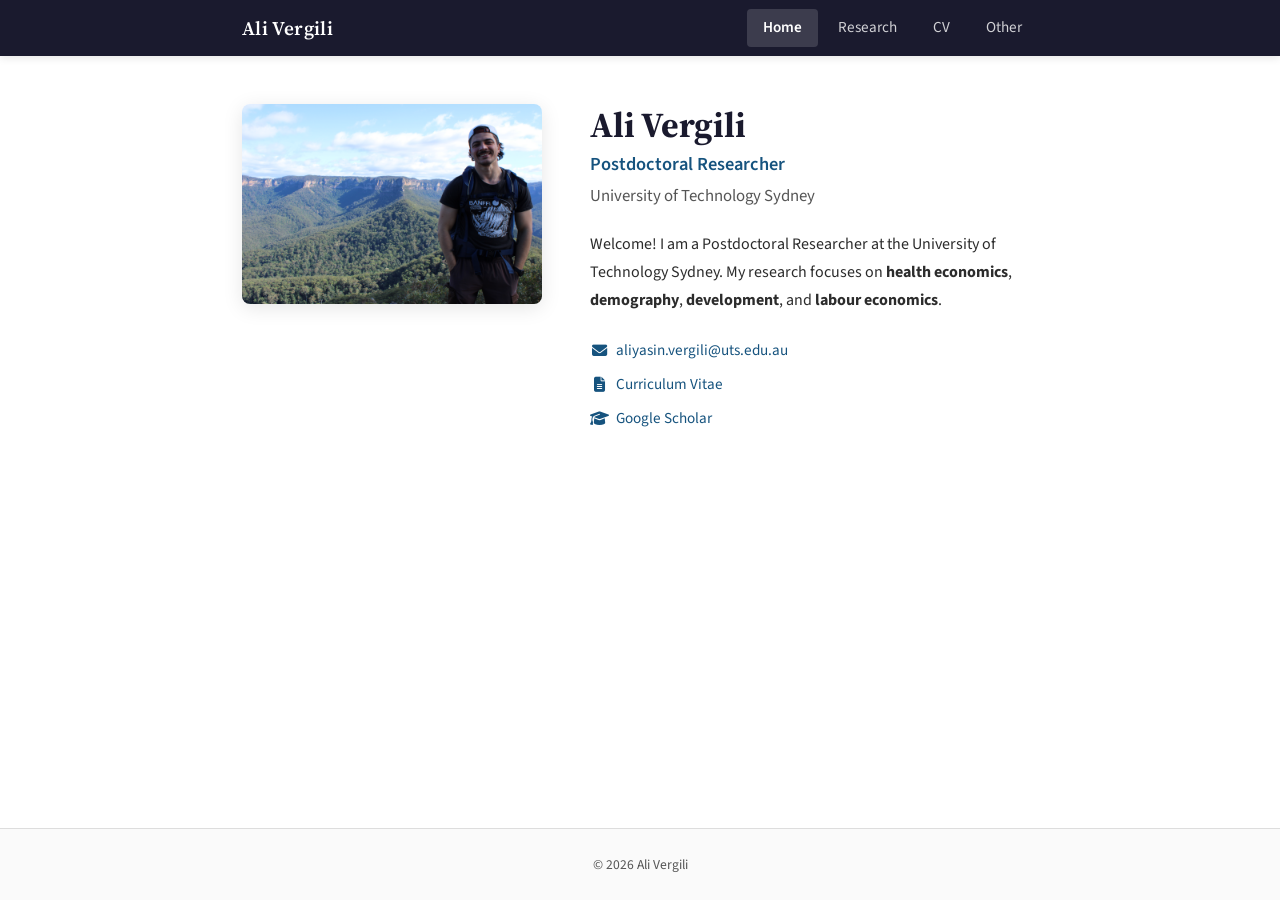
<file: index.html>
<!DOCTYPE html>
<html lang="en">
<head>
    <meta charset="UTF-8">
    <meta name="viewport" content="width=device-width, initial-scale=1.0">
    <title>Ali Vergili — Postdoctoral Researcher, University of Technology Sydney</title>
    <meta name="description" content="Ali Vergili is a Postdoctoral Researcher at UTS. Research in health economics, demography, development, and labour economics.">
    <meta name="keywords" content="Ali Vergili, economist, UTS, health economics, demography, development, labour economics">
    <link rel="canonical" href="https://alivergili.com/">
    <link rel="stylesheet" href="style.css">
    <link rel="preconnect" href="https://fonts.googleapis.com">
    <link rel="preconnect" href="https://fonts.gstatic.com" crossorigin>
    <link href="https://fonts.googleapis.com/css2?family=Source+Sans+3:ital,wght@0,300;0,400;0,600;0,700;1,400&family=Source+Serif+4:ital,wght@0,400;0,600;0,700;1,400&display=swap" rel="stylesheet">
    <link rel="stylesheet" href="https://cdnjs.cloudflare.com/ajax/libs/font-awesome/6.5.1/css/all.min.css">
</head>
<body>
    <nav>
        <div class="nav-container">
            <a href="index.html" class="nav-name">Ali Vergili</a>
            <div class="nav-links">
                <a href="index.html" class="active">Home</a>
                <a href="research.html">Research</a>
                <a href="cv.html">CV</a>
                <a href="interests.html">Other</a>
            </div>
        </div>
    </nav>

    <main>
        <section class="hero">
            <div class="hero-content">
                <div class="hero-photo">
                    <img src="assets/photo.jpg" alt="Ali Vergili">
                </div>
                <div class="hero-text">
                    <h1>Ali Vergili</h1>
                    <p class="title">Postdoctoral Researcher</p>
                    <p class="affiliation">University of Technology Sydney</p>
                    <div class="hero-description">
                        <p>Welcome! I am a Postdoctoral Researcher at the University of Technology Sydney. My research focuses on <strong>health economics</strong>, <strong>demography</strong>, <strong>development</strong>, and <strong>labour economics</strong>.</p>
                    </div>
                    <div class="contact-links">
                        <a href="mailto:aliyasin.vergili@uts.edu.au"><i class="fas fa-envelope"></i> aliyasin.vergili@uts.edu.au</a>
                        <a href="cv.html"><i class="fas fa-file-alt"></i> Curriculum Vitae</a>
                        <a href="https://scholar.google.com/citations?user=Qbdzd60AAAAJ&hl=en&oi=ao" target="_blank"><i class="fas fa-graduation-cap"></i> Google Scholar</a>
                    </div>
                </div>
            </div>
        </section>
    </main>

    <footer>
        <p>&copy; 2026 Ali Vergili</p>
    </footer>
</body>
</html>
</file>
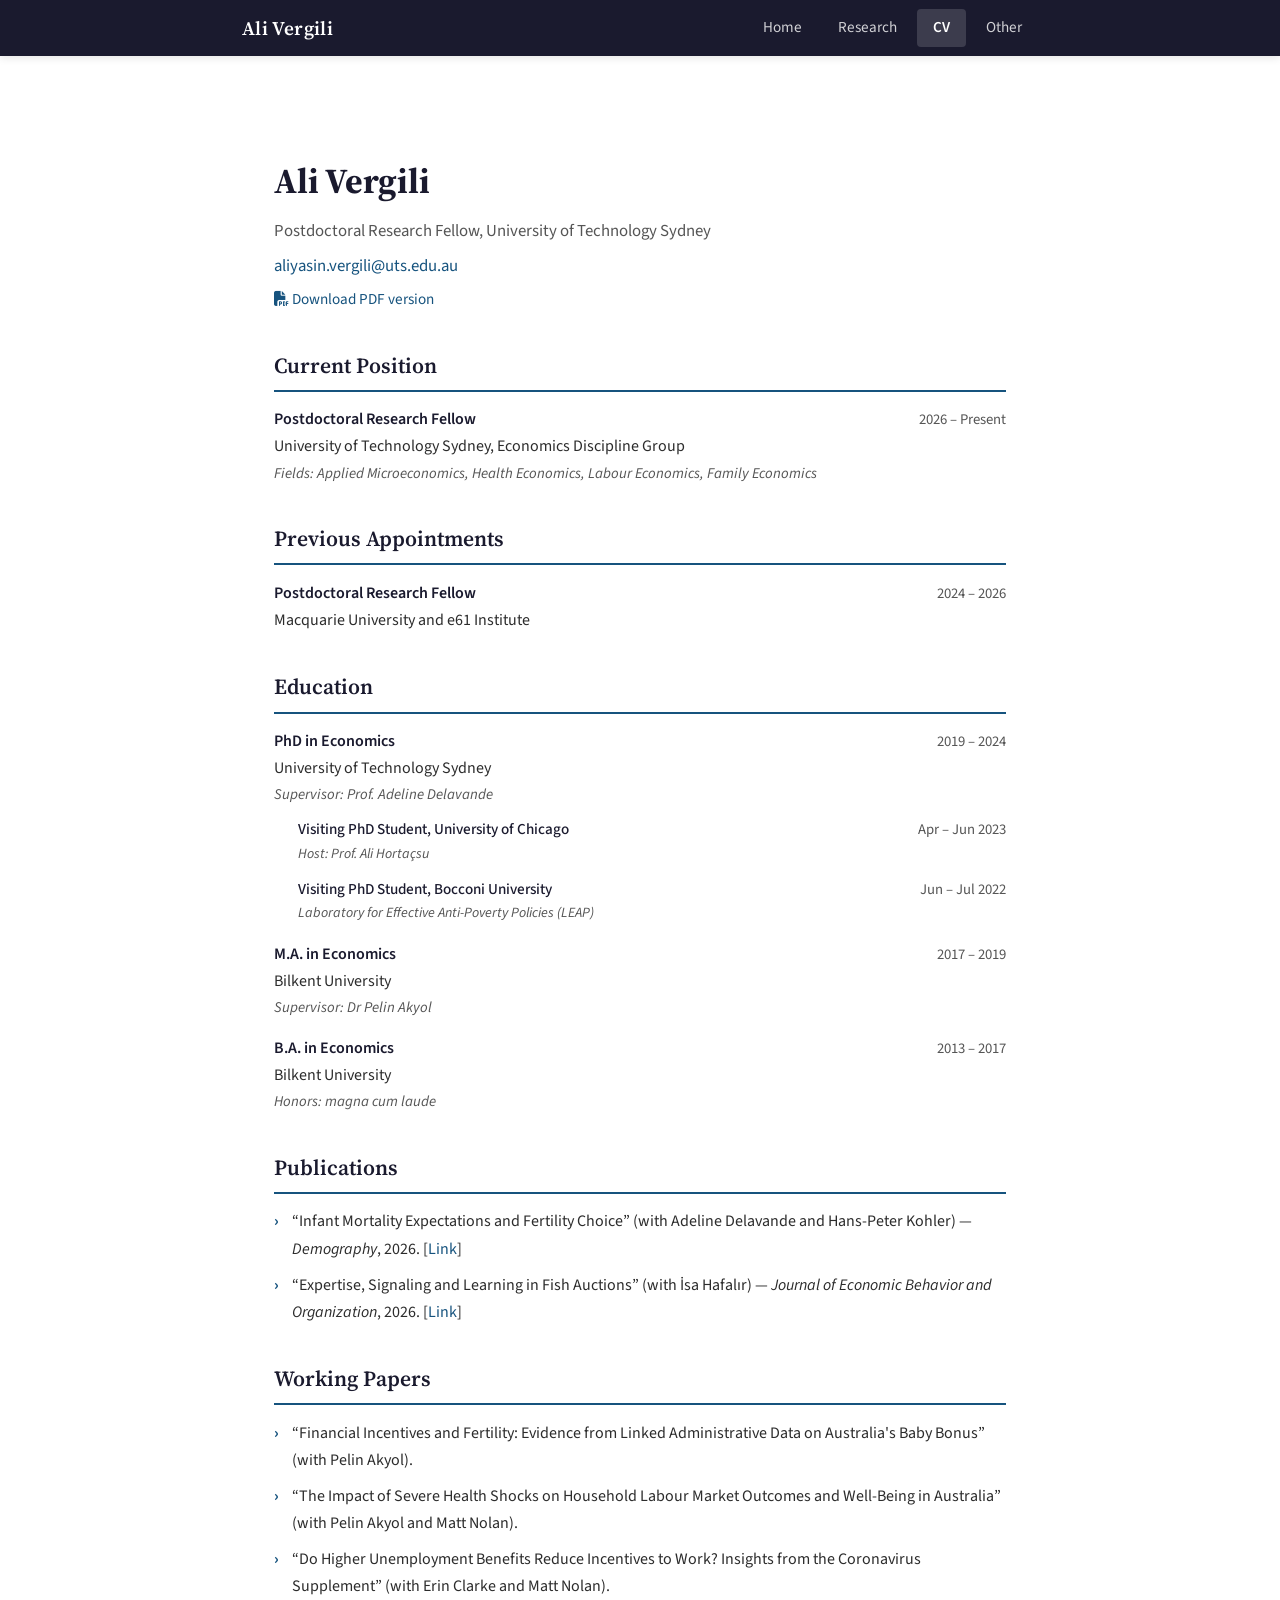
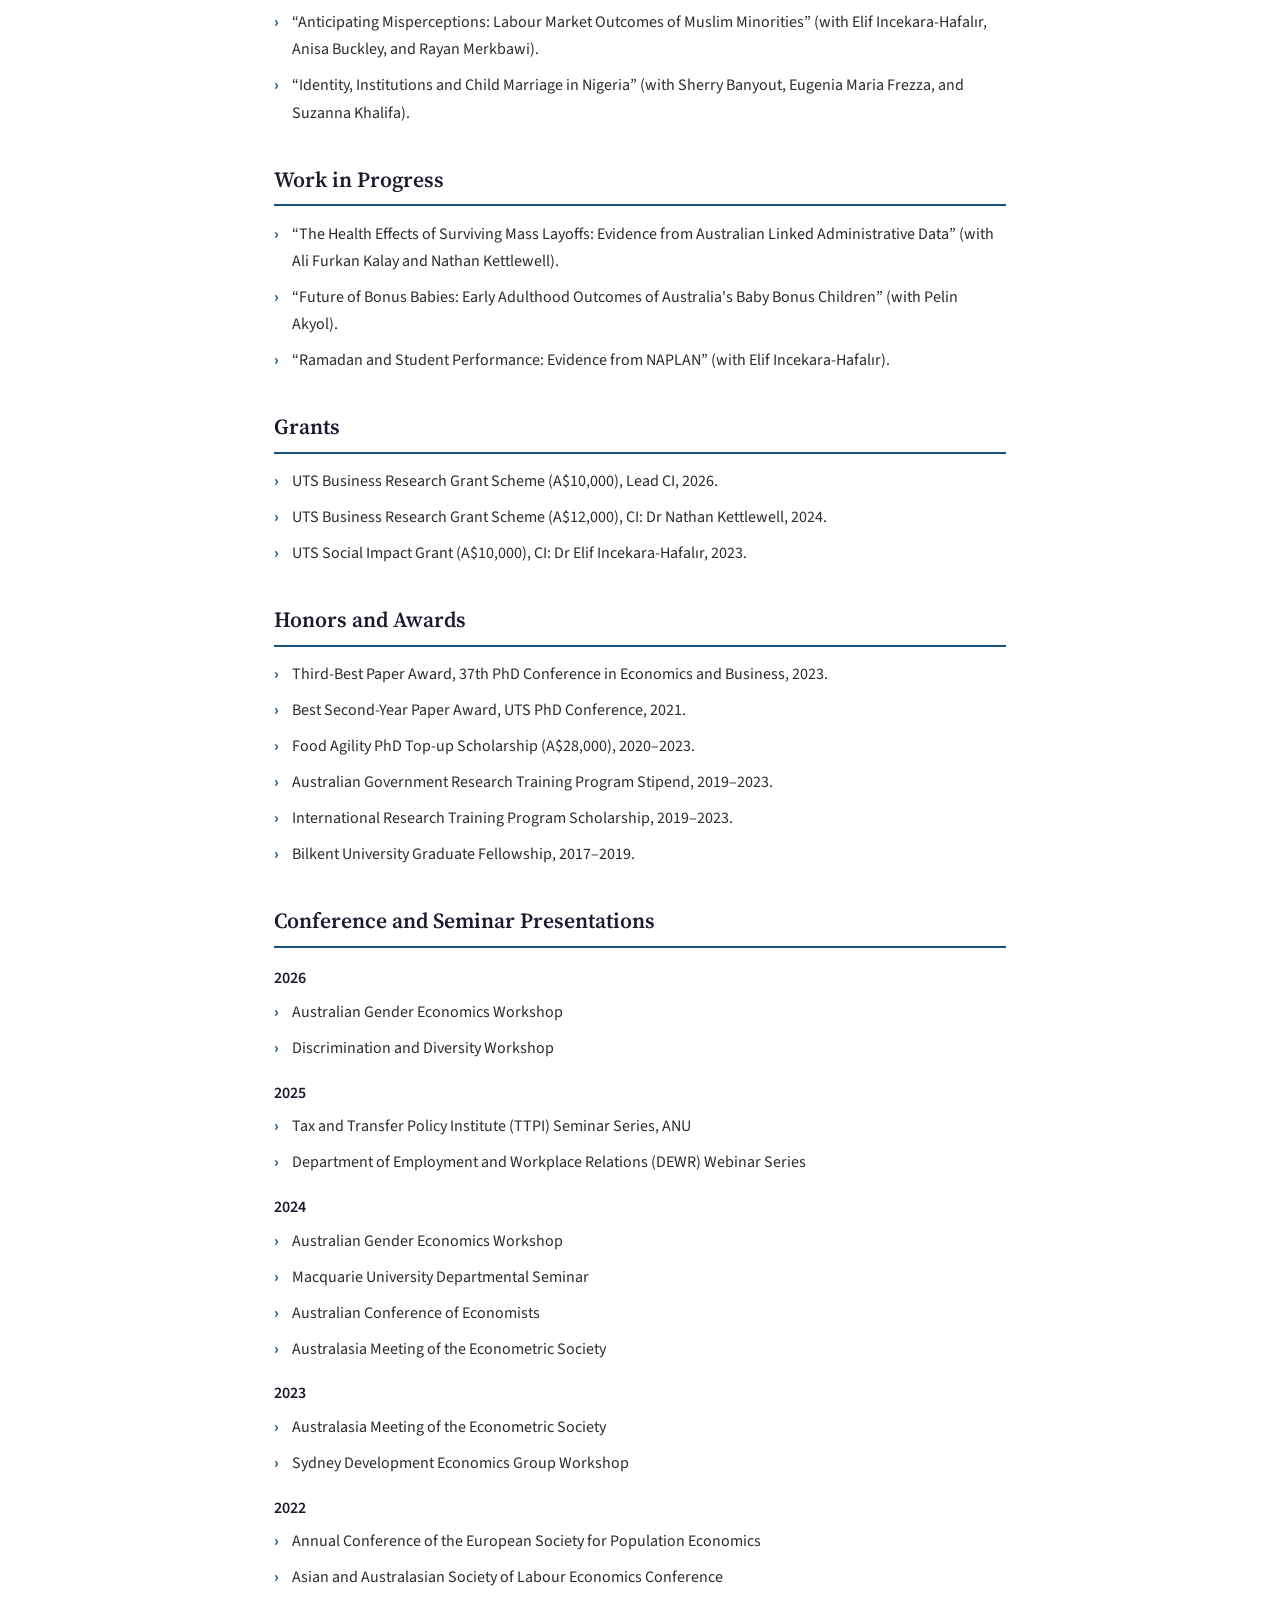
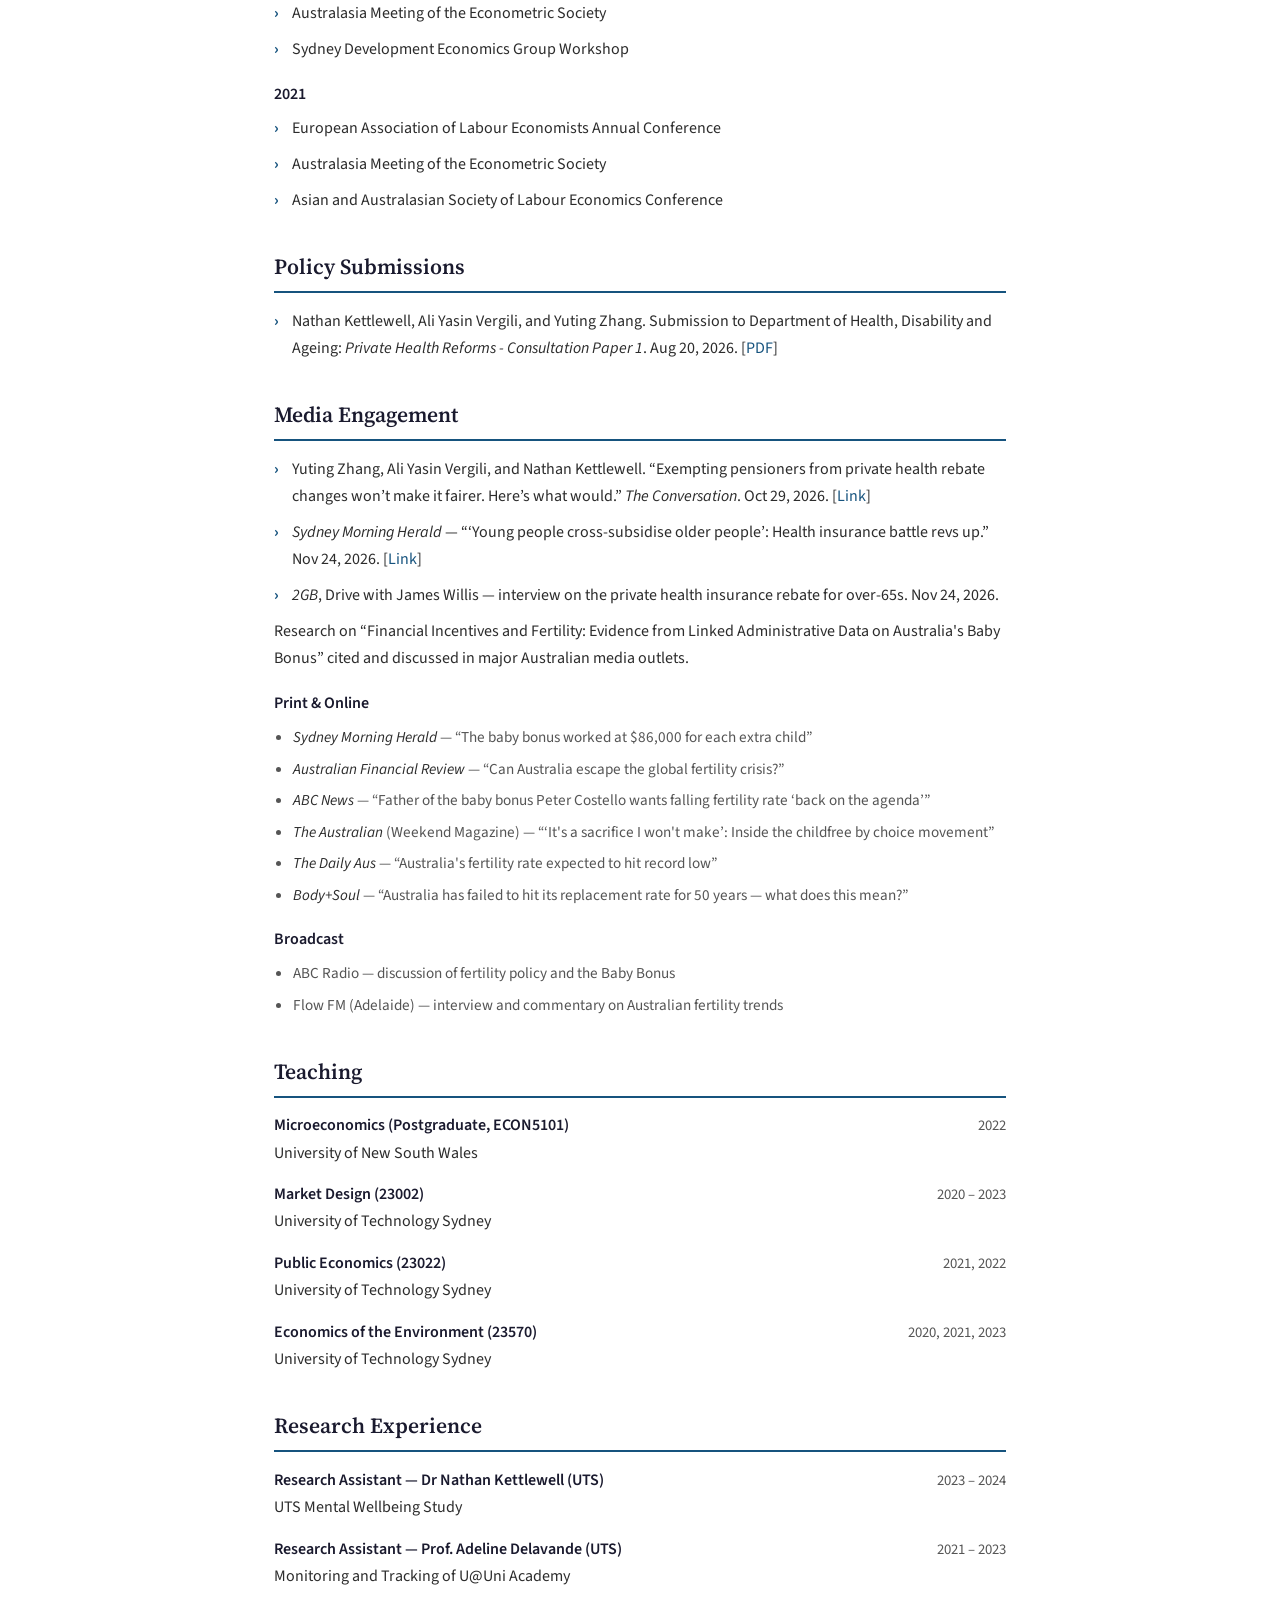
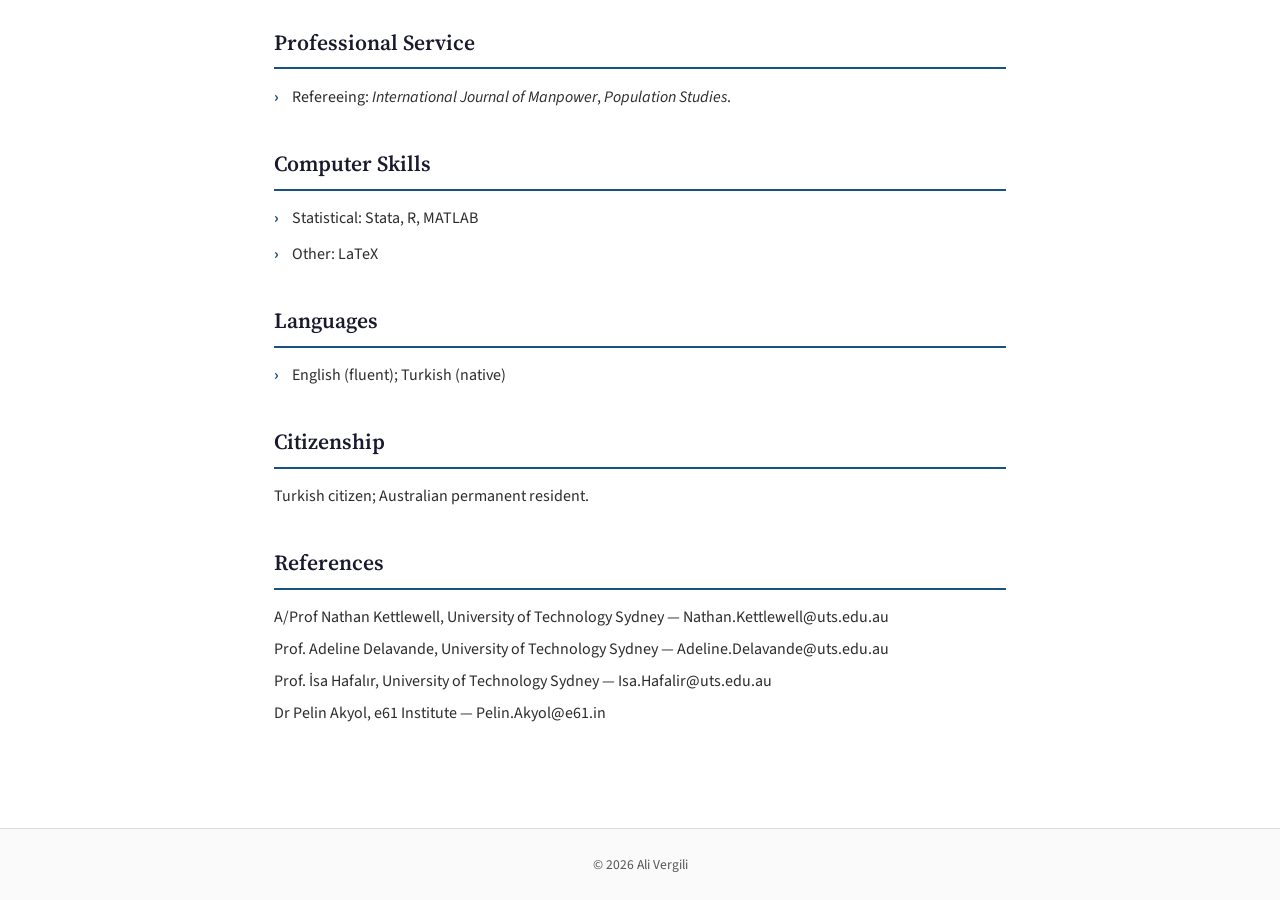
<file: cv.html>
<!DOCTYPE html>
<html lang="en">
<head>
    <meta charset="UTF-8">
    <meta name="viewport" content="width=device-width, initial-scale=1.0">
    <title>CV | Ali Vergili</title>
    <meta name="description" content="Curriculum Vitae of Ali Vergili, Postdoctoral Researcher at the University of Technology Sydney.">
    <link rel="canonical" href="https://alivergili.com/cv.html">
    <link rel="stylesheet" href="style.css">
    <link rel="preconnect" href="https://fonts.googleapis.com">
    <link rel="preconnect" href="https://fonts.gstatic.com" crossorigin>
    <link href="https://fonts.googleapis.com/css2?family=Source+Sans+3:ital,wght@0,300;0,400;0,600;0,700;1,400&family=Source+Serif+4:ital,wght@0,400;0,600;0,700;1,400&display=swap" rel="stylesheet">
    <link rel="stylesheet" href="https://cdnjs.cloudflare.com/ajax/libs/font-awesome/6.5.1/css/all.min.css">
    <style>
        .cv { max-width: var(--max-width); margin: 0 auto; padding: 3rem 2rem; }
        .cv h1 { font-family: var(--font-serif); font-size: 2.2rem; font-weight: 700; color: var(--color-primary); margin-bottom: 0.3rem; }
        .cv .cv-subtitle { color: var(--color-text-light); font-size: 1.05rem; margin-bottom: 0.4rem; }
        .cv .cv-download { margin-bottom: 2.2rem; font-size: 0.95rem; }
        .cv .cv-download a { color: var(--color-accent); text-decoration: none; }
        .cv .cv-download a:hover { text-decoration: underline; }
        .cv h2 { font-family: var(--font-serif); font-size: 1.35rem; font-weight: 600; color: var(--color-primary); margin-top: 2.2rem; margin-bottom: 0.9rem; padding-bottom: 0.35rem; border-bottom: 2px solid var(--color-accent); }
        .cv h3 { font-size: 1rem; font-weight: 600; color: var(--color-primary); margin-top: 1.1rem; margin-bottom: 0.4rem; }
        .cv .entry { display: grid; grid-template-columns: 1fr auto; gap: 1rem; margin-bottom: 0.9rem; align-items: baseline; }
        .cv .entry .left { }
        .cv .entry .role { font-weight: 600; color: var(--color-primary); }
        .cv .entry .inst { color: var(--color-text); }
        .cv .entry .detail { color: var(--color-text-light); font-size: 0.93rem; font-style: italic; }
        .cv .entry .date { color: var(--color-text-light); font-size: 0.92rem; white-space: nowrap; font-variant-numeric: tabular-nums; }
        .cv .entry.sub { padding-left: 1.5rem; margin-top: -0.3rem; }
        .cv .entry.sub .role { font-weight: 500; font-size: 0.95rem; }
        .cv .entry.sub .inst { font-size: 0.93rem; }
        .cv .entry.sub .detail { font-size: 0.88rem; }
        .cv ul { list-style: none; padding-left: 0; }
        .cv ul.items > li { position: relative; padding-left: 1.1rem; margin-bottom: 0.55rem; }
        .cv ul.items > li::before { content: "›"; position: absolute; left: 0; color: var(--color-accent); font-weight: 700; }
        .cv ul.media { padding-left: 1.2rem; margin-top: 0.5rem; }
        .cv ul.media li { list-style: disc; margin-bottom: 0.35rem; color: var(--color-text-light); font-size: 0.95rem; }
        .cv ul.media li em { color: var(--color-text); font-style: italic; }
        .cv .note { color: var(--color-text-light); font-style: italic; }
        .cv .venue { color: var(--color-text-light); font-size: 0.95rem; margin-bottom: 0.5rem; }
        .cv .refs p { margin-bottom: 0.3rem; }
        @media (max-width: 600px) {
            .cv { padding: 2rem 1.2rem; }
            .cv .entry { grid-template-columns: 1fr; gap: 0.1rem; }
            .cv .entry .date { text-align: left; }
        }
    </style>
</head>
<body>
    <nav>
        <div class="nav-container">
            <a href="index.html" class="nav-name">Ali Vergili</a>
            <div class="nav-links">
                <a href="index.html">Home</a>
                <a href="research.html">Research</a>
                <a href="cv.html" class="active">CV</a>
                <a href="interests.html">Other</a>
            </div>
        </div>
    </nav>

    <main>
        <section class="cv">
            <h1>Ali Vergili</h1>
            <p class="cv-subtitle">Postdoctoral Research Fellow, University of Technology Sydney</p>
            <p class="cv-subtitle"><a href="mailto:aliyasin.vergili@uts.edu.au" style="color: var(--color-accent); text-decoration: none;">aliyasin.vergili@uts.edu.au</a></p>
            <p class="cv-download"><a href="assets/CV_Ali_Vergili.pdf?v=2026-11-25"><i class="fas fa-file-pdf"></i> Download PDF version</a></p>

            <h2>Current Position</h2>
            <div class="entry">
                <div class="left">
                    <div class="role">Postdoctoral Research Fellow</div>
                    <div class="inst">University of Technology Sydney, Economics Discipline Group</div>
                    <div class="detail">Fields: Applied Microeconomics, Health Economics, Labour Economics, Family Economics</div>
                </div>
                <div class="date">2026 – Present</div>
            </div>

            <h2>Previous Appointments</h2>
            <div class="entry">
                <div class="left">
                    <div class="role">Postdoctoral Research Fellow</div>
                    <div class="inst">Macquarie University and e61 Institute</div>
                </div>
                <div class="date">2024 – 2026</div>
            </div>

            <h2>Education</h2>
            <div class="entry">
                <div class="left">
                    <div class="role">PhD in Economics</div>
                    <div class="inst">University of Technology Sydney</div>
                    <div class="detail">Supervisor: Prof. Adeline Delavande</div>
                </div>
                <div class="date">2019 – 2024</div>
            </div>
            <div class="entry sub">
                <div class="left">
                    <div class="role">Visiting PhD Student, University of Chicago</div>
                    <div class="detail">Host: Prof. Ali Hortaçsu</div>
                </div>
                <div class="date">Apr – Jun 2023</div>
            </div>
            <div class="entry sub">
                <div class="left">
                    <div class="role">Visiting PhD Student, Bocconi University</div>
                    <div class="detail">Laboratory for Effective Anti-Poverty Policies (LEAP)</div>
                </div>
                <div class="date">Jun – Jul 2022</div>
            </div>
            <div class="entry">
                <div class="left">
                    <div class="role">M.A. in Economics</div>
                    <div class="inst">Bilkent University</div>
                    <div class="detail">Supervisor: Dr Pelin Akyol</div>
                </div>
                <div class="date">2017 – 2019</div>
            </div>
            <div class="entry">
                <div class="left">
                    <div class="role">B.A. in Economics</div>
                    <div class="inst">Bilkent University</div>
                    <div class="detail">Honors: <em>magna cum laude</em></div>
                </div>
                <div class="date">2013 – 2017</div>
            </div>

            <h2>Publications</h2>
            <ul class="items">
                <li>“Infant Mortality Expectations and Fertility Choice” (with Adeline Delavande and Hans-Peter Kohler) — <em>Demography</em>, 2026. [<a href="https://read.dukeupress.edu/demography/article/63/2/561/409374/Infant-Mortality-Expectation-and-Fertility" target="_blank" style="color: var(--color-accent); text-decoration: none;">Link</a>]</li>
                <li>“Expertise, Signaling and Learning in Fish Auctions” (with İsa Hafalır) — <em>Journal of Economic Behavior and Organization</em>, 2026. [<a href="https://doi.org/10.1016/j.jebo.2026.107814" target="_blank" style="color: var(--color-accent); text-decoration: none;">Link</a>]</li>
            </ul>

            <h2>Working Papers</h2>
            <ul class="items">
                <li>“Financial Incentives and Fertility: Evidence from Linked Administrative Data on Australia's Baby Bonus” (with Pelin Akyol).</li>
                <li>“The Impact of Severe Health Shocks on Household Labour Market Outcomes and Well-Being in Australia” (with Pelin Akyol and Matt Nolan).</li>
                <li>“Do Higher Unemployment Benefits Reduce Incentives to Work? Insights from the Coronavirus Supplement” (with Erin Clarke and Matt Nolan).</li>
                <li>“Anticipating Misperceptions: Labour Market Outcomes of Muslim Minorities” (with Elif Incekara-Hafalır, Anisa Buckley, and Rayan Merkbawi).</li>
                <li>“Identity, Institutions and Child Marriage in Nigeria” (with Sherry Banyout, Eugenia Maria Frezza, and Suzanna Khalifa).</li>
            </ul>

            <h2>Work in Progress</h2>
            <ul class="items">
                <li>“The Health Effects of Surviving Mass Layoffs: Evidence from Australian Linked Administrative Data” (with Ali Furkan Kalay and Nathan Kettlewell).</li>
                <li>“Future of Bonus Babies: Early Adulthood Outcomes of Australia's Baby Bonus Children” (with Pelin Akyol).</li>
                <li>“Ramadan and Student Performance: Evidence from NAPLAN” (with Elif Incekara-Hafalır).</li>
            </ul>

            <h2>Grants</h2>
            <ul class="items">
                <li>UTS Business Research Grant Scheme (A$10,000), Lead CI, 2026.</li>
                <li>UTS Business Research Grant Scheme (A$12,000), CI: Dr Nathan Kettlewell, 2024.</li>
                <li>UTS Social Impact Grant (A$10,000), CI: Dr Elif Incekara-Hafalır, 2023.</li>
            </ul>

            <h2>Honors and Awards</h2>
            <ul class="items">
                <li>Third-Best Paper Award, 37th PhD Conference in Economics and Business, 2023.</li>
                <li>Best Second-Year Paper Award, UTS PhD Conference, 2021.</li>
                <li>Food Agility PhD Top-up Scholarship (A$28,000), 2020–2023.</li>
                <li>Australian Government Research Training Program Stipend, 2019–2023.</li>
                <li>International Research Training Program Scholarship, 2019–2023.</li>
                <li>Bilkent University Graduate Fellowship, 2017–2019.</li>
            </ul>

            <h2>Conference and Seminar Presentations</h2>
            <h3>2026</h3>
            <ul class="items">
                <li>Australian Gender Economics Workshop</li>
                <li>Discrimination and Diversity Workshop</li>
            </ul>
            <h3>2025</h3>
            <ul class="items">
                <li>Tax and Transfer Policy Institute (TTPI) Seminar Series, ANU</li>
                <li>Department of Employment and Workplace Relations (DEWR) Webinar Series</li>
            </ul>
            <h3>2024</h3>
            <ul class="items">
                <li>Australian Gender Economics Workshop</li>
                <li>Macquarie University Departmental Seminar</li>
                <li>Australian Conference of Economists</li>
                <li>Australasia Meeting of the Econometric Society</li>
            </ul>
            <h3>2023</h3>
            <ul class="items">
                <li>Australasia Meeting of the Econometric Society</li>
                <li>Sydney Development Economics Group Workshop</li>
            </ul>
            <h3>2022</h3>
            <ul class="items">
                <li>Annual Conference of the European Society for Population Economics</li>
                <li>Asian and Australasian Society of Labour Economics Conference</li>
                <li>Australasia Meeting of the Econometric Society</li>
                <li>Sydney Development Economics Group Workshop</li>
            </ul>
            <h3>2021</h3>
            <ul class="items">
                <li>European Association of Labour Economists Annual Conference</li>
                <li>Australasia Meeting of the Econometric Society</li>
                <li>Asian and Australasian Society of Labour Economics Conference</li>
            </ul>

            <h2>Policy Submissions</h2>
            <ul class="items">
                <li>Nathan Kettlewell, Ali Yasin Vergili, and Yuting Zhang. Submission to Department of Health, Disability and Ageing: <em>Private Health Reforms - Consultation Paper 1</em>. Aug 20, 2026. [<a href="assets/engagement/2026.08.20.DeptHealthDisabilityAgeing.SubmissionPrivateHealthReformsConsultationPaper1.pdf" target="_blank" rel="noopener" style="color: var(--color-accent); text-decoration: none;">PDF</a>]</li>
            </ul>

            <h2>Media Engagement</h2>
            <ul class="items">
                <li>Yuting Zhang, Ali Yasin Vergili, and Nathan Kettlewell. “Exempting pensioners from private health rebate changes won’t make it fairer. Here’s what would.” <em>The Conversation</em>. Oct 29, 2026. [<a href="https://theconversation.com/exempting-pensioners-from-private-health-rebate-changes-wont-make-it-fairer-heres-what-would-294945" target="_blank" rel="noopener" style="color: var(--color-accent); text-decoration: none;">Link</a>]</li>
                <li><em>Sydney Morning Herald</em> — “‘Young people cross-subsidise older people’: Health insurance battle revs up.” Nov 24, 2026. [<a href="https://www.smh.com.au/business/consumer-affairs/young-people-cross-subsidise-older-people-health-insurance-battle-revs-up-20261124-p61giw.html" target="_blank" rel="noopener" style="color: var(--color-accent); text-decoration: none;">Link</a>]</li>
                <li><em>2GB</em>, Drive with James Willis — interview on the private health insurance rebate for over-65s. Nov 24, 2026.</li>
            </ul>
            <p>Research on “Financial Incentives and Fertility: Evidence from Linked Administrative Data on Australia's Baby Bonus” cited and discussed in major Australian media outlets.</p>
            <h3>Print &amp; Online</h3>
            <ul class="media">
                <li><em>Sydney Morning Herald</em> — “The baby bonus worked at $86,000 for each extra child”</li>
                <li><em>Australian Financial Review</em> — “Can Australia escape the global fertility crisis?”</li>
                <li><em>ABC News</em> — “Father of the baby bonus Peter Costello wants falling fertility rate ‘back on the agenda’”</li>
                <li><em>The Australian</em> (Weekend Magazine) — “‘It's a sacrifice I won't make’: Inside the childfree by choice movement”</li>
                <li><em>The Daily Aus</em> — “Australia's fertility rate expected to hit record low”</li>
                <li><em>Body+Soul</em> — “Australia has failed to hit its replacement rate for 50 years — what does this mean?”</li>
            </ul>
            <h3>Broadcast</h3>
            <ul class="media">
                <li>ABC Radio — discussion of fertility policy and the Baby Bonus</li>
                <li>Flow FM (Adelaide) — interview and commentary on Australian fertility trends</li>
            </ul>

            <h2>Teaching</h2>
            <div class="entry">
                <div class="left">
                    <div class="role">Microeconomics (Postgraduate, ECON5101)</div>
                    <div class="inst">University of New South Wales</div>
                </div>
                <div class="date">2022</div>
            </div>
            <div class="entry">
                <div class="left">
                    <div class="role">Market Design (23002)</div>
                    <div class="inst">University of Technology Sydney</div>
                </div>
                <div class="date">2020 – 2023</div>
            </div>
            <div class="entry">
                <div class="left">
                    <div class="role">Public Economics (23022)</div>
                    <div class="inst">University of Technology Sydney</div>
                </div>
                <div class="date">2021, 2022</div>
            </div>
            <div class="entry">
                <div class="left">
                    <div class="role">Economics of the Environment (23570)</div>
                    <div class="inst">University of Technology Sydney</div>
                </div>
                <div class="date">2020, 2021, 2023</div>
            </div>

            <h2>Research Experience</h2>
            <div class="entry">
                <div class="left">
                    <div class="role">Research Assistant — Dr Nathan Kettlewell (UTS)</div>
                    <div class="inst">UTS Mental Wellbeing Study</div>
                </div>
                <div class="date">2023 – 2024</div>
            </div>
            <div class="entry">
                <div class="left">
                    <div class="role">Research Assistant — Prof. Adeline Delavande (UTS)</div>
                    <div class="inst">Monitoring and Tracking of U@Uni Academy</div>
                </div>
                <div class="date">2021 – 2023</div>
            </div>

            <h2>Professional Service</h2>
            <ul class="items">
                <li>Refereeing: <em>International Journal of Manpower</em>, <em>Population Studies</em>.</li>
            </ul>

            <h2>Computer Skills</h2>
            <ul class="items">
                <li>Statistical: Stata, R, MATLAB</li>
                <li>Other: LaTeX</li>
            </ul>

            <h2>Languages</h2>
            <ul class="items">
                <li>English (fluent); Turkish (native)</li>
            </ul>

            <h2>Citizenship</h2>
            <p>Turkish citizen; Australian permanent resident.</p>

            <h2>References</h2>
            <div class="refs">
                <p>A/Prof Nathan Kettlewell, University of Technology Sydney — Nathan.Kettlewell@uts.edu.au</p>
                <p>Prof. Adeline Delavande, University of Technology Sydney — Adeline.Delavande@uts.edu.au</p>
                <p>Prof. İsa Hafalır, University of Technology Sydney — Isa.Hafalir@uts.edu.au</p>
                <p>Dr Pelin Akyol, e61 Institute — Pelin.Akyol@e61.in</p>
            </div>
        </section>
    </main>

    <footer>
        <p>&copy; 2026 Ali Vergili</p>
    </footer>
</body>
</html>
</file>
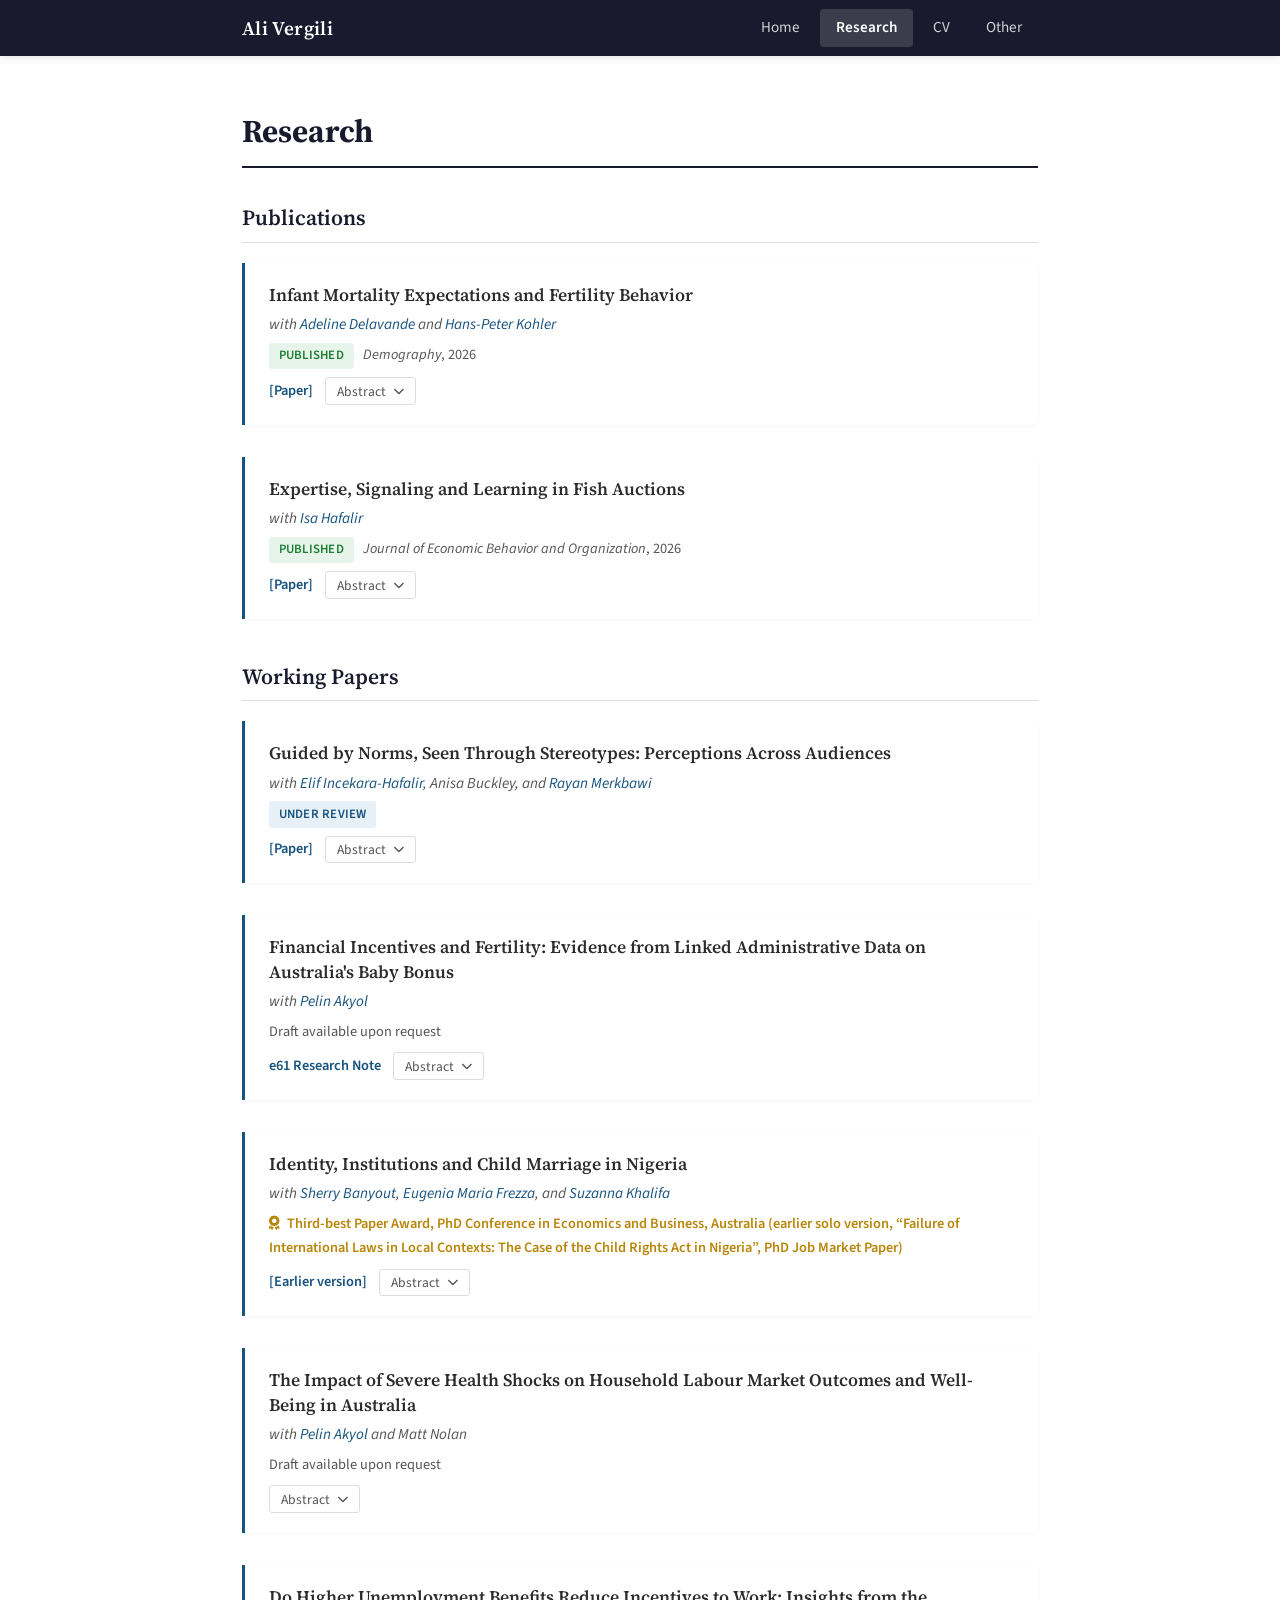
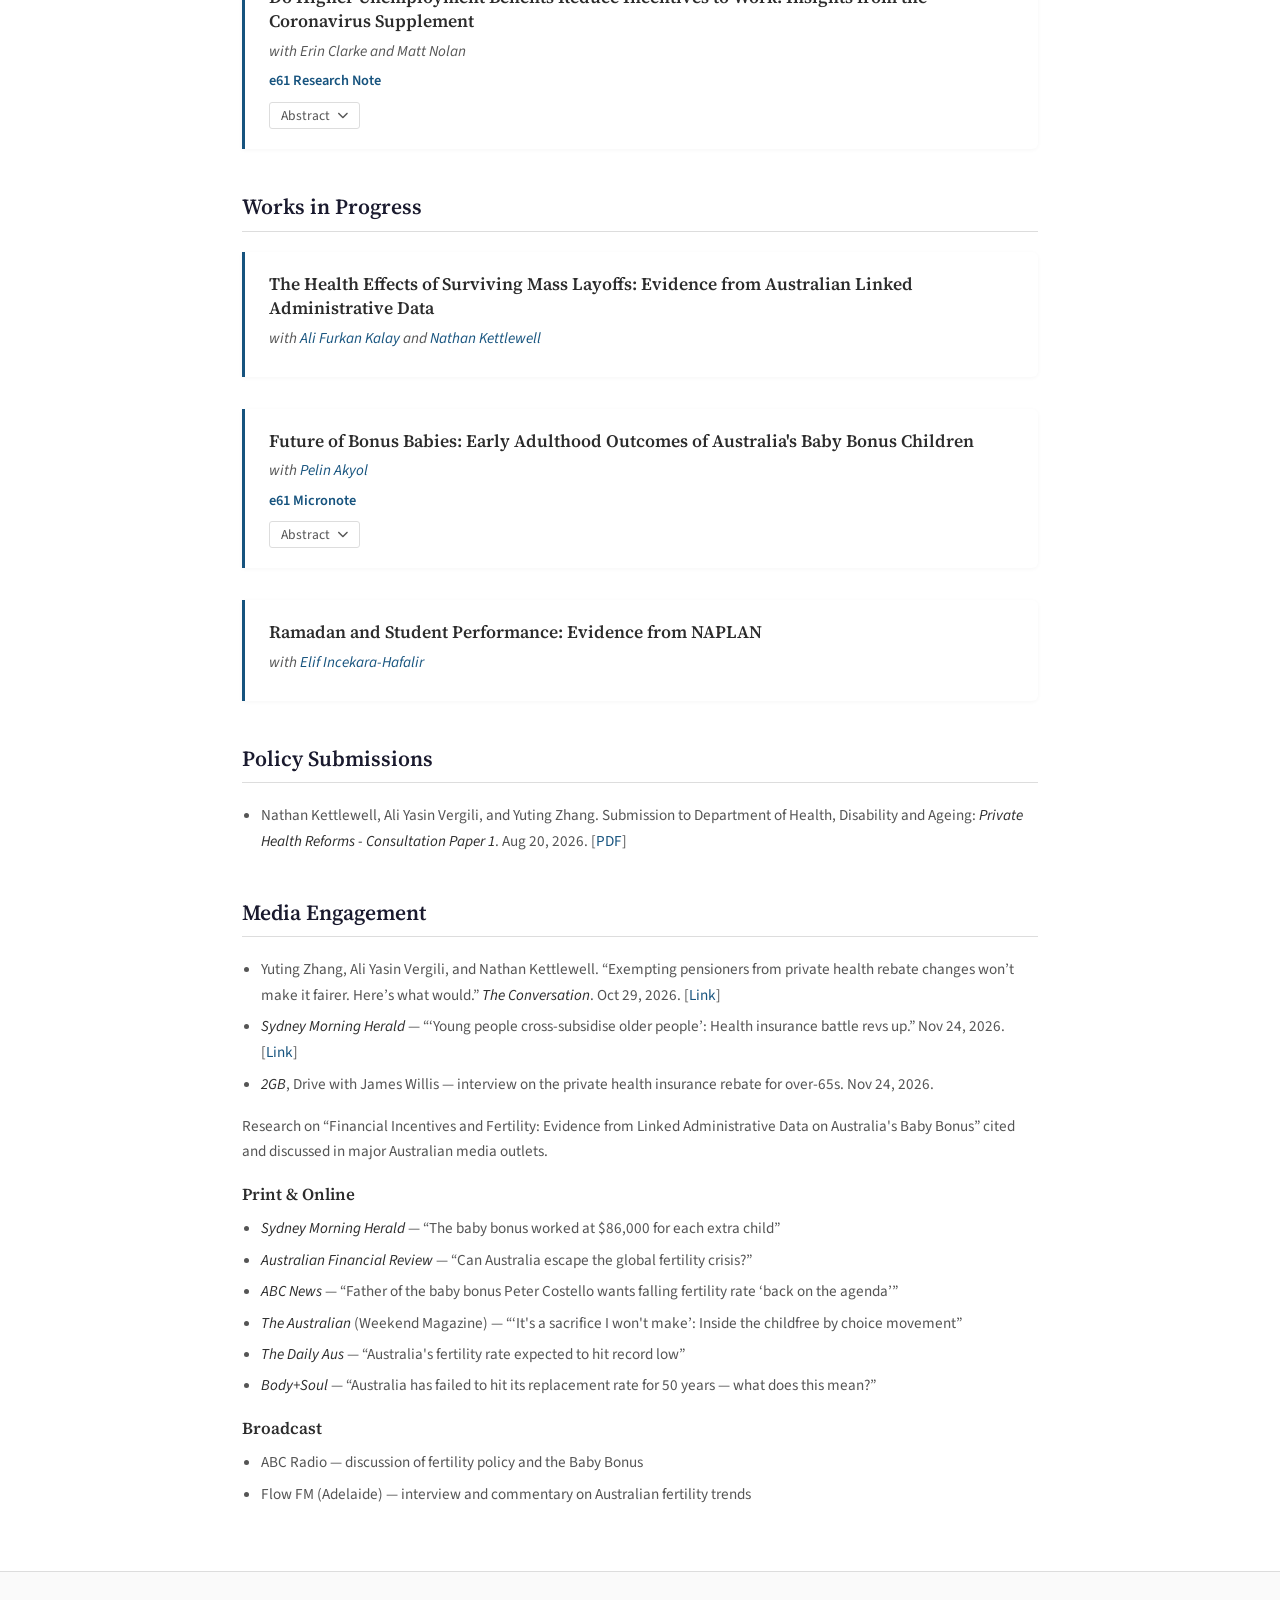
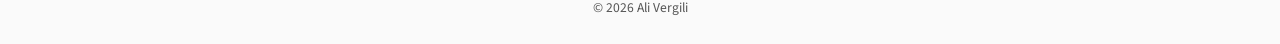
<file: research.html>
<!DOCTYPE html>
<html lang="en">
<head>
    <meta charset="UTF-8">
    <meta name="viewport" content="width=device-width, initial-scale=1.0">
    <title>Research | Ali Vergili</title>
    <link rel="stylesheet" href="style.css">
    <link rel="preconnect" href="https://fonts.googleapis.com">
    <link rel="preconnect" href="https://fonts.gstatic.com" crossorigin>
    <link href="https://fonts.googleapis.com/css2?family=Source+Sans+3:ital,wght@0,300;0,400;0,600;0,700;1,400&family=Source+Serif+4:ital,wght@0,400;0,600;0,700;1,400&display=swap" rel="stylesheet">
    <link rel="stylesheet" href="https://cdnjs.cloudflare.com/ajax/libs/font-awesome/6.5.1/css/all.min.css">
</head>
<body>
    <nav>
        <div class="nav-container">
            <a href="index.html" class="nav-name">Ali Vergili</a>
            <div class="nav-links">
                <a href="index.html">Home</a>
                <a href="research.html" class="active">Research</a>
                <a href="cv.html">CV</a>
                <a href="interests.html">Other</a>
            </div>
        </div>
    </nav>

    <main>
        <section class="research">
            <h1>Research</h1>

            <!-- Publications -->
            <h2>Publications</h2>

            <div class="paper">
                <h3>Infant Mortality Expectations and Fertility Behavior</h3>
                <p class="authors">with <a href="https://sites.google.com/site/aldelaresearch/" target="_blank">Adeline Delavande</a> and <a href="https://sas.upenn.edu/~hpkohler/" target="_blank">Hans-Peter Kohler</a></p>
                <p class="status"><span class="badge published">Published</span> <em>Demography</em>, 2026</p>
                <div class="paper-links">
                    <a href="https://read.dukeupress.edu/demography/article/doi/10.1215/00703370-12553282/409374/Infant-Mortality-Expectation-and-Fertility" target="_blank" class="paper-link">[Paper]</a>
                    <button class="abstract-toggle" onclick="toggleAbstract(this)">Abstract <i class="fas fa-chevron-down"></i></button>
                </div>
                <div class="abstract">
                    <p>For decades, population research has been interested in the complex relationship between child mortality and fertility, with a key focus on identifying hoarding behavior (i.e., fertility response to expected aggregate child mortality). Using unique data from the Malawi Longitudinal Study of Families and Health, we investigate the impact of individual-specific subjective expectations about infant mortality on fertility behavior. We instrument the potentially endogenous infant mortality expectations with the average of parents' ratings of children's health to address the potential for omitted variable bias, such as parental preference for health. Consistent with the hoarding mechanism, we find that a 10-percentage-point increase in community-level child mortality expectations leads to a 14-percentage-point increase in the propensity to have a child in the next two years from a baseline propensity of 39%.</p>
                </div>
            </div>

            <div class="paper">
                <h3>Expertise, Signaling and Learning in Fish Auctions</h3>
                <p class="authors">with <a href="https://sites.google.com/site/isaemin/" target="_blank">Isa Hafalir</a></p>
                <p class="status"><span class="badge published">Published</span> <em>Journal of Economic Behavior and Organization</em>, 2026</p>
                <div class="paper-links">
                    <a href="https://doi.org/10.1016/j.jebo.2026.107814" target="_blank" class="paper-link">[Paper]</a>
                    <button class="abstract-toggle" onclick="toggleAbstract(this)">Abstract <i class="fas fa-chevron-down"></i></button>
                </div>
                <div class="abstract">
                    <p>In sequential auctions for identical goods, theory predicts that prices follow a martingale. Using over 12 million transactions spanning 28 years of Dutch auctions at the Sydney Fish Market, we document two findings. First, prices follow an inverted-U pattern: they rise in the first three rounds and then decline. Second, this pattern is driven by the experience of the first bidder. When an experienced bidder wins the first crate, subsequent prices rise, as other bidders treat the experienced bidder's price as a credible signal of lot value. When an inexperienced bidder wins first, prices fall immediately. We present a simple model of asymmetric information that rationalizes both facts: in equilibrium, an expert's bid reveals information about lot value, inducing uninformed bidders to bid higher in subsequent rounds.</p>
                </div>
            </div>

            <!-- Working Papers -->
            <h2>Working Papers</h2>

            <div class="paper">
                <h3>Guided by Norms, Seen Through Stereotypes: Perceptions Across Audiences</h3>
                <p class="authors">with <a href="https://sites.google.com/site/incekara/" target="_blank">Elif Incekara-Hafalir</a>, Anisa Buckley, and <a href="https://profiles.uts.edu.au/Rayan.Merkbawi" target="_blank">Rayan Merkbawi</a></p>
                <p class="status"><span class="badge review">Under Review</span></p>
                <div class="paper-links">
                    <a href="https://papers.ssrn.com/sol3/papers.cfm?abstract_id=7041300" target="_blank" class="paper-link">[Paper]</a>
                    <button class="abstract-toggle" onclick="toggleAbstract(this)">Abstract <i class="fas fa-chevron-down"></i></button>
                </div>
                <div class="abstract">
                    <p>Research on perceptions of inequality shows that beliefs about unequal economic outcomes depend on the social position of the belief-holder. We study perceptions of a different object: the attitudes behind an unequal outcome. When a group's labor-force participation is low, insiders and outsiders both hold beliefs about the attitudes surrounding that outcome. To measure this, we develop a relational framework that holds the attitude fixed and varies who is guessing about whom. A belief about one's own reference group is a perceived norm; a belief about a group outside one's network is a stereotype; a belief about what outsiders think of one's own group is an anticipated stereotype. We apply the framework to the labor-market expectations of Australian-born Muslim female university students, using original surveys of Muslim students, working professionals, and general students. Inside the community, the attitude that matters is maternal employment: Muslim women's expected labor supply with a preschool-aged child tracks their own views and perceived in-group norms on this margin. Outside the community, audiences substantially underestimate Muslim men's support for women's freedom to work. Muslim women anticipate this underestimation. These anticipated stereotypes remain associated with expected labor supply after conditioning on the corresponding in-group belief. Perceptions of the attitudes associated with the same inequality thus differ across social positions not only in accuracy but in content: group members are guided by one norm inside their community while expecting to be seen through another outside it.</p>
                </div>
            </div>

            <div class="paper">
                <h3>Financial Incentives and Fertility: Evidence from Linked Administrative Data on Australia's Baby Bonus</h3>
                <p class="authors">with <a href="https://spelinakyol.weebly.com/" target="_blank">Pelin Akyol</a></p>
                <p class="status">Draft available upon request</p>
                <div class="paper-links">
                    <a href="https://e61.in/how-financial-incentives-shape-fertility-in-australia/" target="_blank" class="paper-link">e61 Research Note</a>
                    <button class="abstract-toggle" onclick="toggleAbstract(this)">Abstract <i class="fas fa-chevron-down"></i></button>
                </div>
                <div class="abstract">
                    <p>We provide the first comprehensive analysis of Australia's Baby Bonus, a large universal cash transfer introduced in 2004, using linked administrative data that follow mothers' fertility through 2022. The 17-year horizon allows us to distinguish between timing shifts (tempo effects) and genuine increases in completed fertility (quantum effects), overcoming a key limitation in the literature. Using interrupted time series analysis, we find that the Baby Bonus increased monthly births by approximately 7 percent. Birth responses were concentrated among lower-income mothers and women aged 35&ndash;39, with minimal effects among high-income or university-educated mothers. Importantly, we find no evidence of birth spacing adjustments; instead, mothers exposed to the policy had 7 percent more children in total by 2022, indicating permanent increases in completed fertility. A parity-transition framework confirms this directly: the policy's effect on family size grows rather than fades as the observation horizon extends to 20 years. These results show that direct cash transfers can raise completed fertility, with implications for policy responses to declining birth rates and ageing populations.</p>
                </div>
            </div>

            <div class="paper">
                <h3>Identity, Institutions and Child Marriage in Nigeria</h3>
                <p class="authors">with <a href="https://sherrybanyout.github.io/" target="_blank">Sherry Banyout</a>, <a href="https://eufrezza.github.io/" target="_blank">Eugenia Maria Frezza</a>, and <a href="https://sites.google.com/view/suzanna-khalifa" target="_blank">Suzanna Khalifa</a></p>
                <p class="award"><i class="fas fa-award"></i> Third-best Paper Award, PhD Conference in Economics and Business, Australia (earlier solo version, &ldquo;Failure of International Laws in Local Contexts: The Case of the Child Rights Act in Nigeria&rdquo;, PhD Job Market Paper)</p>
                <div class="paper-links">
                    <a href="https://papers.ssrn.com/sol3/papers.cfm?abstract_id=5275784" target="_blank" class="paper-link">[Earlier version]</a>
                    <button class="abstract-toggle" onclick="toggleAbstract(this)">Abstract <i class="fas fa-chevron-down"></i></button>
                </div>
                <div class="abstract">
                    <p>Do laws that impose a norm from outside change the practices they target, or harden them? We study Nigeria's Child Rights Act (CRA) of 2003, which set a single minimum age of marriage of 18 regardless of local culture and which opponents denounced as a Western imposition. A century earlier, Christian missions had tried to replace local marriage norms with Western ones. Exploiting the staggered adoption of the CRA across states and birth cohorts, we find that exposure raised the share of women married before 18 by 3.6 percentage points and lowered the age at first marriage by 0.65 years. The CRA's effect is concentrated near the mission stations of 1924. There, the CRA raised marriage before 18 by about a fifth, and it raised first births before 18 and polygyny as well. Far from the stations, the CRA did not raise child marriage. Across Africa, places near these stations marry more like the West but view outside powers less favourably. In Nigeria, adoption led people to place their ethnic group before the nation and lowered tolerance of other groups. A law that imposed a Western norm on marriage backfired where an earlier attempt to do so had left its mark.</p>
                </div>
            </div>

            <div class="paper">
                <h3>The Impact of Severe Health Shocks on Household Labour Market Outcomes and Well-Being in Australia</h3>
                <p class="authors">with <a href="https://spelinakyol.weebly.com/" target="_blank">Pelin Akyol</a> and Matt Nolan</p>
                <p class="status">Draft available upon request</p>
                <div class="paper-links">
                    <button class="abstract-toggle" onclick="toggleAbstract(this)">Abstract <i class="fas fa-chevron-down"></i></button>
                </div>
                <div class="abstract">
                    <p>This study investigates the spillover effects of unexpected severe health shocks within households, focusing on the impacts on labour market outcomes, physical and mental health, and overall quality of life both the affected individual and other household members. Using data from the Household, Income and Labour Dynamics in Australia (HILDA) Survey and employing an event study approach with a staggered difference-in-differences model and individual fixed effects, we find that severe health shocks lead to persistent labour market consequences for the affected individuals. For other household members, these shocks significantly increase the likelihood of taking on caregiving roles, lead to an initial increase in working hours, increase financial stress and negatively affect life satisfaction, as well as physical and mental health.</p>
                </div>
            </div>

            <div class="paper">
                <h3>Do Higher Unemployment Benefits Reduce Incentives to Work: Insights from the Coronavirus Supplement</h3>
                <p class="authors">with Erin Clarke and Matt Nolan</p>
                <p class="status"><a href="https://e61.in/would-higher-benefits-increase-time-out-of-work-evidence-from-the-coronavirus-supplement/" target="_blank" class="paper-link">e61 Research Note</a></p>
                <div class="paper-links">
                    <button class="abstract-toggle" onclick="toggleAbstract(this)">Abstract <i class="fas fa-chevron-down"></i></button>
                </div>
                <div class="abstract">
                    <p>The Coronavirus Supplement, introduced during the COVID-19 pandemic, was a temporary policy aimed at mitigating financial hardship for Australian households. However, its effect on employment behaviour has been the subject of debate. This research examines whether the Supplement reduced incentives to work by comparing labour market responses of Australians to New Zealanders residing in Australia, who were excluded from the policy. Using propensity score matching and a difference-in-differences framework, we identify a 19% decline in job-finding rates and a 64% increase in job separations attributable to the Supplement. These findings underscore the balance policymakers must strike between financial support and labour market incentives, particularly during crises. We also explore implications for optimal unemployment benefits, highlighting the need for careful calibration to address both social insurance and incentive effects.</p>
                </div>
            </div>

            <!-- Works in Progress -->
            <h2>Works in Progress</h2>

            <div class="paper">
                <h3>The Health Effects of Surviving Mass Layoffs: Evidence from Australian Linked Administrative Data</h3>
                <p class="authors">with <a href="https://alfurka.github.io/" target="_blank">Ali Furkan Kalay</a> and <a href="https://sites.google.com/site/nrkettlewell/" target="_blank">Nathan Kettlewell</a></p>
            </div>

            <div class="paper">
                <h3>Future of Bonus Babies: Early Adulthood Outcomes of Australia's Baby Bonus Children</h3>
                <p class="authors">with <a href="https://spelinakyol.weebly.com/" target="_blank">Pelin Akyol</a></p>
                <p class="status"><a href="https://e61.in/future-of-bonus-babies-early-adulthood-outcomes-of-australias-baby-bonus-children/" target="_blank" class="paper-link">e61 Micronote</a></p>
                <div class="paper-links">
                    <button class="abstract-toggle" onclick="toggleAbstract(this)">Abstract <i class="fas fa-chevron-down"></i></button>
                </div>
                <div class="abstract">
                    <p>Australia's 2004 Baby Bonus disproportionately raised fertility among lower-income, lower-education mothers. This raises the question of whether the additional children induced by the policy go on to have worse outcomes in early adulthood. Using a date-of-birth regression discontinuity design around the February 2005 conception-response cutoff in linked administrative data, we compare children whose births were induced by the policy with those who would have been born regardless. We find no evidence that these marginal children experienced worse early-adult trajectories across high-school completion, education and employment engagement, income-support receipt, and disability-support participation. The results suggest that a universal cash transfer at birth can shift the composition of births toward more disadvantaged families without generating worse early-adult outcomes for the induced cohort.</p>
                </div>
            </div>

            <div class="paper">
                <h3>Ramadan and Student Performance: Evidence from NAPLAN</h3>
                <p class="authors">with <a href="https://sites.google.com/site/incekara/" target="_blank">Elif Incekara-Hafalir</a></p>
            </div>

            <!-- Policy and Media Engagement (mirrors cv.html) -->
            <div class="engagement">
                <h2>Policy Submissions</h2>
                <ul class="engagement-list">
                    <li>Nathan Kettlewell, Ali Yasin Vergili, and Yuting Zhang. Submission to Department of Health, Disability and Ageing: <em>Private Health Reforms - Consultation Paper 1</em>. Aug 20, 2026. [<a href="assets/engagement/2026.08.20.DeptHealthDisabilityAgeing.SubmissionPrivateHealthReformsConsultationPaper1.pdf" target="_blank" rel="noopener">PDF</a>]</li>
                </ul>

                <h2>Media Engagement</h2>
                <ul class="engagement-list">
                    <li>Yuting Zhang, Ali Yasin Vergili, and Nathan Kettlewell. “Exempting pensioners from private health rebate changes won’t make it fairer. Here’s what would.” <em>The Conversation</em>. Oct 29, 2026. [<a href="https://theconversation.com/exempting-pensioners-from-private-health-rebate-changes-wont-make-it-fairer-heres-what-would-294945" target="_blank" rel="noopener">Link</a>]</li>
                    <li><em>Sydney Morning Herald</em> — “‘Young people cross-subsidise older people’: Health insurance battle revs up.” Nov 24, 2026. [<a href="https://www.smh.com.au/business/consumer-affairs/young-people-cross-subsidise-older-people-health-insurance-battle-revs-up-20261124-p61giw.html" target="_blank" rel="noopener">Link</a>]</li>
                    <li><em>2GB</em>, Drive with James Willis — interview on the private health insurance rebate for over-65s. Nov 24, 2026.</li>
                </ul>
                <p>Research on “Financial Incentives and Fertility: Evidence from Linked Administrative Data on Australia's Baby Bonus” cited and discussed in major Australian media outlets.</p>
                <h3>Print &amp; Online</h3>
                <ul class="engagement-list">
                    <li><em>Sydney Morning Herald</em> — “The baby bonus worked at $86,000 for each extra child”</li>
                    <li><em>Australian Financial Review</em> — “Can Australia escape the global fertility crisis?”</li>
                    <li><em>ABC News</em> — “Father of the baby bonus Peter Costello wants falling fertility rate ‘back on the agenda’”</li>
                    <li><em>The Australian</em> (Weekend Magazine) — “‘It's a sacrifice I won't make’: Inside the childfree by choice movement”</li>
                    <li><em>The Daily Aus</em> — “Australia's fertility rate expected to hit record low”</li>
                    <li><em>Body+Soul</em> — “Australia has failed to hit its replacement rate for 50 years — what does this mean?”</li>
                </ul>
                <h3>Broadcast</h3>
                <ul class="engagement-list">
                    <li>ABC Radio — discussion of fertility policy and the Baby Bonus</li>
                    <li>Flow FM (Adelaide) — interview and commentary on Australian fertility trends</li>
                </ul>
            </div>

        </section>
    </main>

    <footer>
        <p>&copy; 2026 Ali Vergili</p>
    </footer>

    <script>
        function toggleAbstract(button) {
            const abstract = button.closest('.paper-links').nextElementSibling;
            const icon = button.querySelector('i');
            abstract.classList.toggle('show');
            icon.classList.toggle('fa-chevron-down');
            icon.classList.toggle('fa-chevron-up');
        }
    </script>
</body>
</html>
</file>
<file: style.css>
/* ============================================
   Academic Personal Website — Ali Vergili
   Clean, minimal design inspired by al-folio
   ============================================ */

:root {
    --color-primary: #1a1a2e;
    --color-accent: #16537e;
    --color-accent-light: #e8f0f7;
    --color-text: #2c2c2c;
    --color-text-light: #555;
    --color-border: #ddd;
    --color-bg: #ffffff;
    --color-bg-alt: #fafafa;
    --font-sans: 'Source Sans 3', -apple-system, BlinkMacSystemFont, 'Segoe UI', sans-serif;
    --font-serif: 'Source Serif 4', Georgia, 'Times New Roman', serif;
    --max-width: 860px;
}

* {
    margin: 0;
    padding: 0;
    box-sizing: border-box;
}

html {
    scroll-behavior: smooth;
}

body {
    font-family: var(--font-sans);
    color: var(--color-text);
    background: var(--color-bg);
    line-height: 1.7;
    font-size: 16px;
    min-height: 100vh;
    display: flex;
    flex-direction: column;
}

/* Navigation */
nav {
    background: var(--color-primary);
    padding: 0;
    position: sticky;
    top: 0;
    z-index: 100;
    box-shadow: 0 2px 8px rgba(0,0,0,0.1);
}

.nav-container {
    max-width: var(--max-width);
    margin: 0 auto;
    padding: 0 2rem;
    display: flex;
    justify-content: space-between;
    align-items: center;
    height: 56px;
}

.nav-name {
    font-family: var(--font-serif);
    font-size: 1.2rem;
    font-weight: 600;
    color: #fff;
    text-decoration: none;
    letter-spacing: 0.02em;
}

.nav-links {
    display: flex;
    gap: 0.25rem;
}

.nav-links a {
    color: rgba(255,255,255,0.8);
    text-decoration: none;
    font-size: 0.95rem;
    font-weight: 400;
    padding: 0.4rem 1rem;
    border-radius: 4px;
    transition: all 0.2s ease;
}

.nav-links a:hover {
    color: #fff;
    background: rgba(255,255,255,0.1);
}

.nav-links a.active {
    color: #fff;
    background: rgba(255,255,255,0.15);
    font-weight: 600;
}

/* Main content */
main {
    flex: 1;
    max-width: var(--max-width);
    margin: 0 auto;
    padding: 3rem 2rem;
    width: 100%;
}

/* Hero / Home Section */
.hero-content {
    display: flex;
    gap: 3rem;
    align-items: flex-start;
}

.hero-photo {
    flex-shrink: 0;
}

.hero-photo img {
    width: 300px;
    height: auto;
    border-radius: 8px;
    box-shadow: 0 4px 20px rgba(0,0,0,0.1);
}

.hero-text h1 {
    font-family: var(--font-serif);
    font-size: 2.2rem;
    font-weight: 700;
    color: var(--color-primary);
    margin-bottom: 0.15rem;
    line-height: 1.2;
}

.hero-text .title {
    font-size: 1.15rem;
    color: var(--color-accent);
    font-weight: 600;
    margin-bottom: 0.1rem;
}

.hero-text .affiliation {
    font-size: 1.05rem;
    color: var(--color-text-light);
    margin-bottom: 1.25rem;
}

.hero-description {
    margin-bottom: 1.5rem;
}

.hero-description p {
    font-size: 1rem;
    line-height: 1.75;
    color: var(--color-text);
}

.contact-links {
    display: flex;
    flex-direction: column;
    gap: 0.5rem;
}

.contact-links a {
    color: var(--color-accent);
    text-decoration: none;
    font-size: 0.95rem;
    display: inline-flex;
    align-items: center;
    gap: 0.5rem;
    transition: color 0.2s;
}

.contact-links a:hover {
    color: var(--color-primary);
}

.contact-links a i {
    width: 18px;
    text-align: center;
}

/* Research Section */
.research h1 {
    font-family: var(--font-serif);
    font-size: 2rem;
    font-weight: 700;
    color: var(--color-primary);
    margin-bottom: 2rem;
    padding-bottom: 0.5rem;
    border-bottom: 2px solid var(--color-primary);
}

.research h2 {
    font-family: var(--font-serif);
    font-size: 1.35rem;
    font-weight: 600;
    color: var(--color-primary);
    margin-top: 2.5rem;
    margin-bottom: 1.25rem;
    padding-bottom: 0.3rem;
    border-bottom: 1px solid var(--color-border);
}

.research h2:first-of-type {
    margin-top: 0;
}

/* Paper Cards */
.paper {
    margin-bottom: 2rem;
    padding: 1.25rem 1.5rem;
    background: var(--color-bg);
    border-left: 3px solid var(--color-accent);
    border-radius: 0 6px 6px 0;
    box-shadow: 0 1px 4px rgba(0,0,0,0.04);
    transition: box-shadow 0.2s;
}

.paper:hover {
    box-shadow: 0 2px 10px rgba(0,0,0,0.08);
}

.paper h3 {
    font-family: var(--font-serif);
    font-size: 1.1rem;
    font-weight: 600;
    color: var(--color-text);
    margin-bottom: 0.3rem;
    line-height: 1.4;
}

.paper .authors {
    font-size: 0.95rem;
    color: var(--color-text-light);
    margin-bottom: 0.3rem;
    font-style: italic;
}

.paper .authors a {
    color: var(--color-accent);
    text-decoration: none;
    font-style: italic;
}

.paper .authors a:hover {
    text-decoration: underline;
}

.paper .status {
    font-size: 0.9rem;
    color: var(--color-text-light);
    margin-bottom: 0.5rem;
}

.paper .award {
    font-size: 0.9rem;
    color: #b8860b;
    margin-bottom: 0.5rem;
    font-weight: 600;
}

.paper .award i {
    margin-right: 0.25rem;
}

/* Policy and Media Engagement (research page) */
.research .engagement h2:first-of-type {
    margin-top: 2.5rem;
}

.engagement > p {
    font-size: 0.95rem;
    color: var(--color-text-light);
    margin-bottom: 0.75rem;
}

.engagement h3 {
    font-family: var(--font-serif);
    font-size: 1.05rem;
    font-weight: 600;
    color: var(--color-text);
    margin-top: 1rem;
    margin-bottom: 0.4rem;
}

.engagement-list {
    padding-left: 1.2rem;
    margin-bottom: 1rem;
}

.engagement-list li {
    list-style: disc;
    margin-bottom: 0.35rem;
    font-size: 0.95rem;
    color: var(--color-text-light);
}

.engagement-list li em {
    color: var(--color-text);
}

.engagement-list a {
    color: var(--color-accent);
    text-decoration: none;
}

.engagement-list a:hover {
    text-decoration: underline;
}

/* Badges */
.badge {
    display: inline-block;
    padding: 0.15rem 0.6rem;
    border-radius: 3px;
    font-size: 0.8rem;
    font-weight: 600;
    letter-spacing: 0.02em;
    text-transform: uppercase;
    margin-right: 0.4rem;
    font-style: normal;
}

.badge.published {
    background: #e6f4ea;
    color: #1e7e34;
}

.badge.accepted {
    background: #e6f4ea;
    color: #1e7e34;
}

.badge.revise {
    background: #fff3cd;
    color: #856404;
}

.badge.review {
    background: #e8f0f7;
    color: var(--color-accent);
}

/* Paper Links */
.paper-links {
    display: flex;
    align-items: center;
    gap: 0.75rem;
    margin-top: 0.4rem;
}

.paper-link {
    font-size: 0.9rem;
    color: var(--color-accent);
    text-decoration: none;
    font-weight: 600;
    transition: color 0.2s;
}

.paper-link:hover {
    color: var(--color-primary);
}

.abstract-toggle {
    background: none;
    border: 1px solid var(--color-border);
    color: var(--color-text-light);
    font-size: 0.85rem;
    cursor: pointer;
    padding: 0.2rem 0.7rem;
    border-radius: 3px;
    font-family: var(--font-sans);
    transition: all 0.2s;
    display: inline-flex;
    align-items: center;
    gap: 0.4rem;
}

.abstract-toggle:hover {
    border-color: var(--color-accent);
    color: var(--color-accent);
}

.abstract-toggle i {
    font-size: 0.7rem;
    transition: transform 0.2s;
}

/* Abstract */
.abstract {
    max-height: 0;
    overflow: hidden;
    transition: max-height 0.35s ease, padding 0.35s ease;
    padding: 0;
}

.abstract.show {
    max-height: 600px;
    padding-top: 0.75rem;
}

.abstract p {
    font-size: 0.92rem;
    line-height: 1.7;
    color: var(--color-text-light);
    padding: 0.75rem 1rem;
    background: var(--color-bg-alt);
    border-radius: 4px;
    border-left: 2px solid var(--color-border);
}

/* Video Embed */
.video-container {
    position: relative;
    padding-bottom: 56.25%;
    height: 0;
    overflow: hidden;
    border-radius: 8px;
    box-shadow: 0 2px 12px rgba(0,0,0,0.1);
    margin-bottom: 1rem;
}

.video-container iframe {
    position: absolute;
    top: 0;
    left: 0;
    width: 100%;
    height: 100%;
}

/* Coffee Hero */
.coffee-hero {
    display: flex;
    align-items: center;
    gap: 1.5rem;
    margin-bottom: 1.25rem;
}

.coffee-hero img {
    width: 200px;
    height: 200px;
    object-fit: cover;
    border-radius: 8px;
    box-shadow: 0 4px 16px rgba(0,0,0,0.1);
    flex-shrink: 0;
}

.coffee-hero p {
    color: var(--color-text-light);
    font-size: 1.05rem;
    line-height: 1.75;
}

@media (max-width: 700px) {
    .coffee-hero {
        flex-direction: column;
        text-align: center;
    }

    .coffee-hero img {
        width: 160px;
        height: 160px;
    }
}

/* Coffee List */
.coffee-list {
    list-style: none;
    padding: 0;
    margin-bottom: 2rem;
}

.coffee-list li {
    padding: 0.5rem 0;
    border-bottom: 1px solid var(--color-border);
    font-size: 0.95rem;
}

.coffee-list li:last-child {
    border-bottom: none;
}

.coffee-list a {
    color: var(--color-accent);
    text-decoration: none;
    transition: color 0.2s;
}

.coffee-list a:hover {
    color: var(--color-primary);
    text-decoration: underline;
}

/* Footer */
footer {
    background: var(--color-bg-alt);
    border-top: 1px solid var(--color-border);
    padding: 1.5rem 2rem;
    text-align: center;
}

footer p {
    font-size: 0.85rem;
    color: var(--color-text-light);
}

/* Responsive */
@media (max-width: 700px) {
    .hero-content {
        flex-direction: column;
        align-items: center;
        text-align: center;
        gap: 1.5rem;
    }

    .hero-photo img {
        width: 220px;
    }

    .hero-text h1 {
        font-size: 1.8rem;
    }

    .contact-links {
        align-items: center;
    }

    main {
        padding: 2rem 1.25rem;
    }

    .paper {
        padding: 1rem 1.15rem;
    }

    .nav-container {
        padding: 0 1rem;
    }
}
</file>
